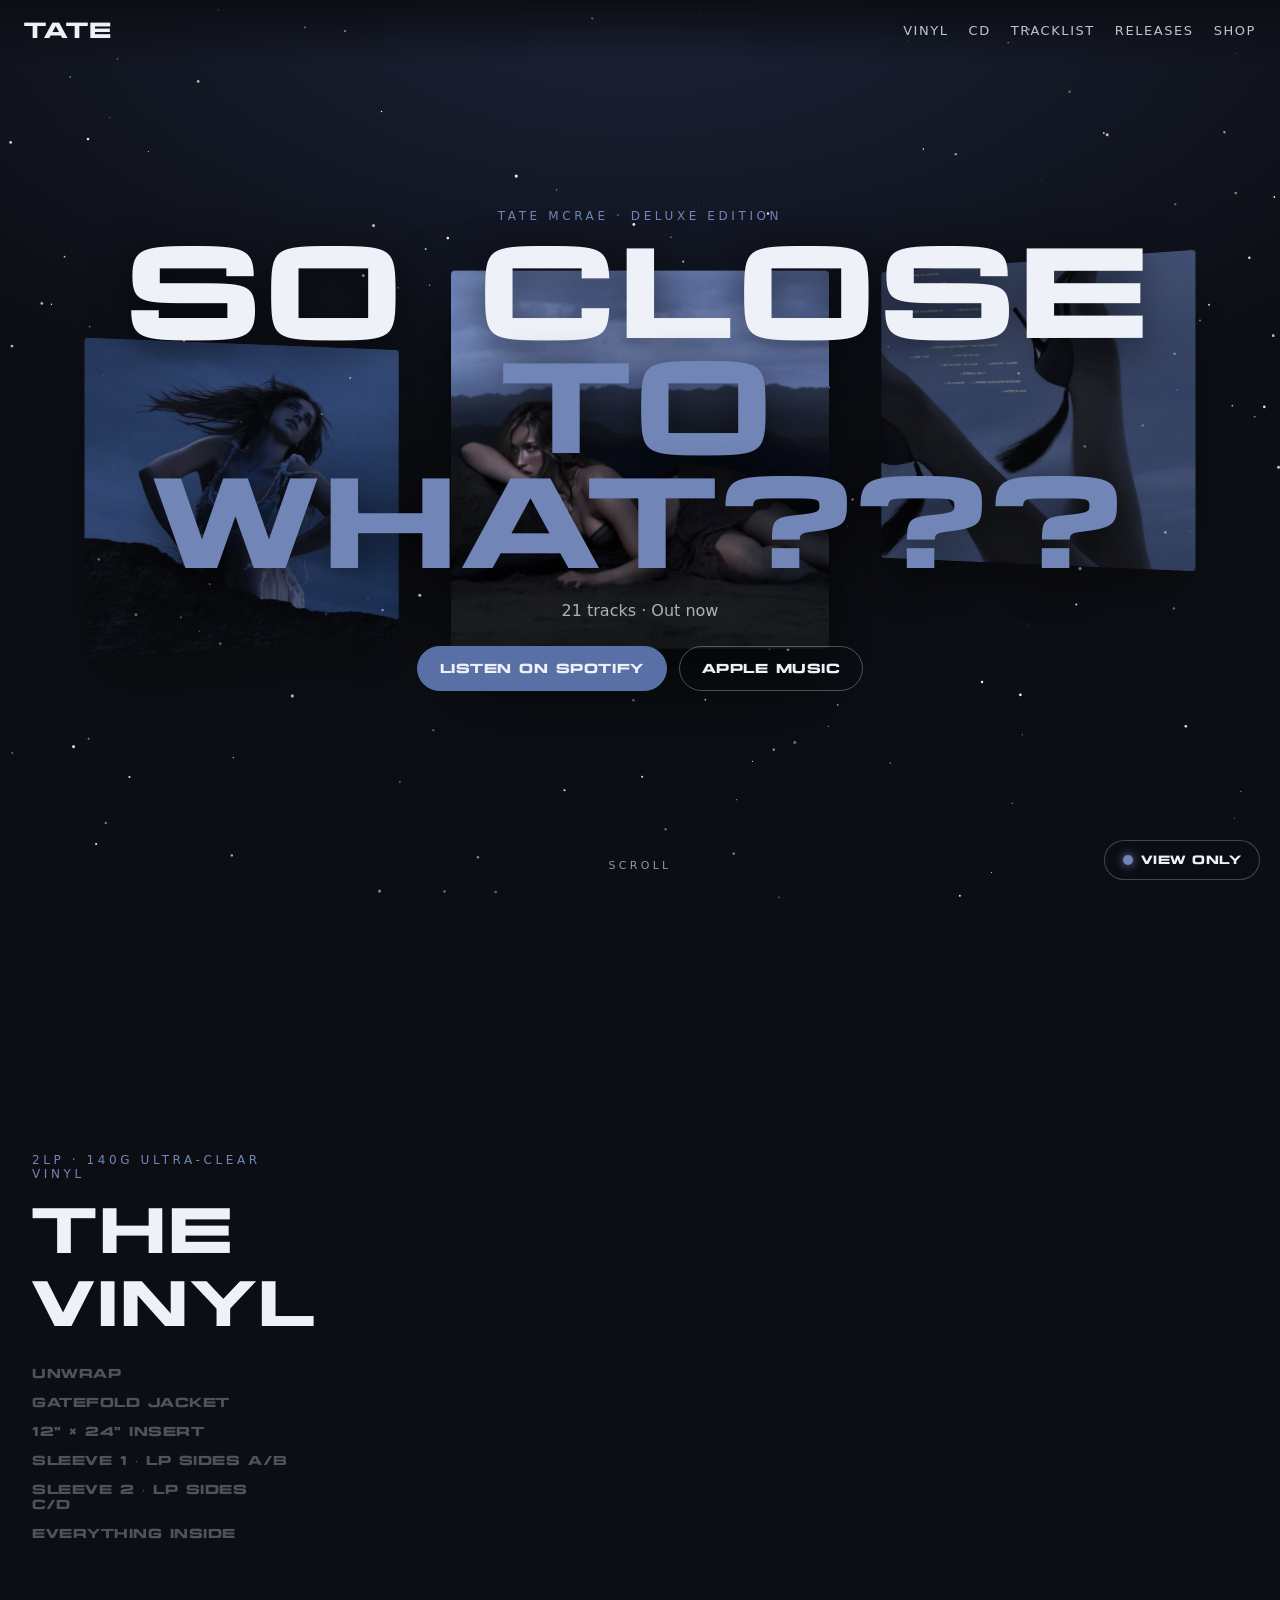
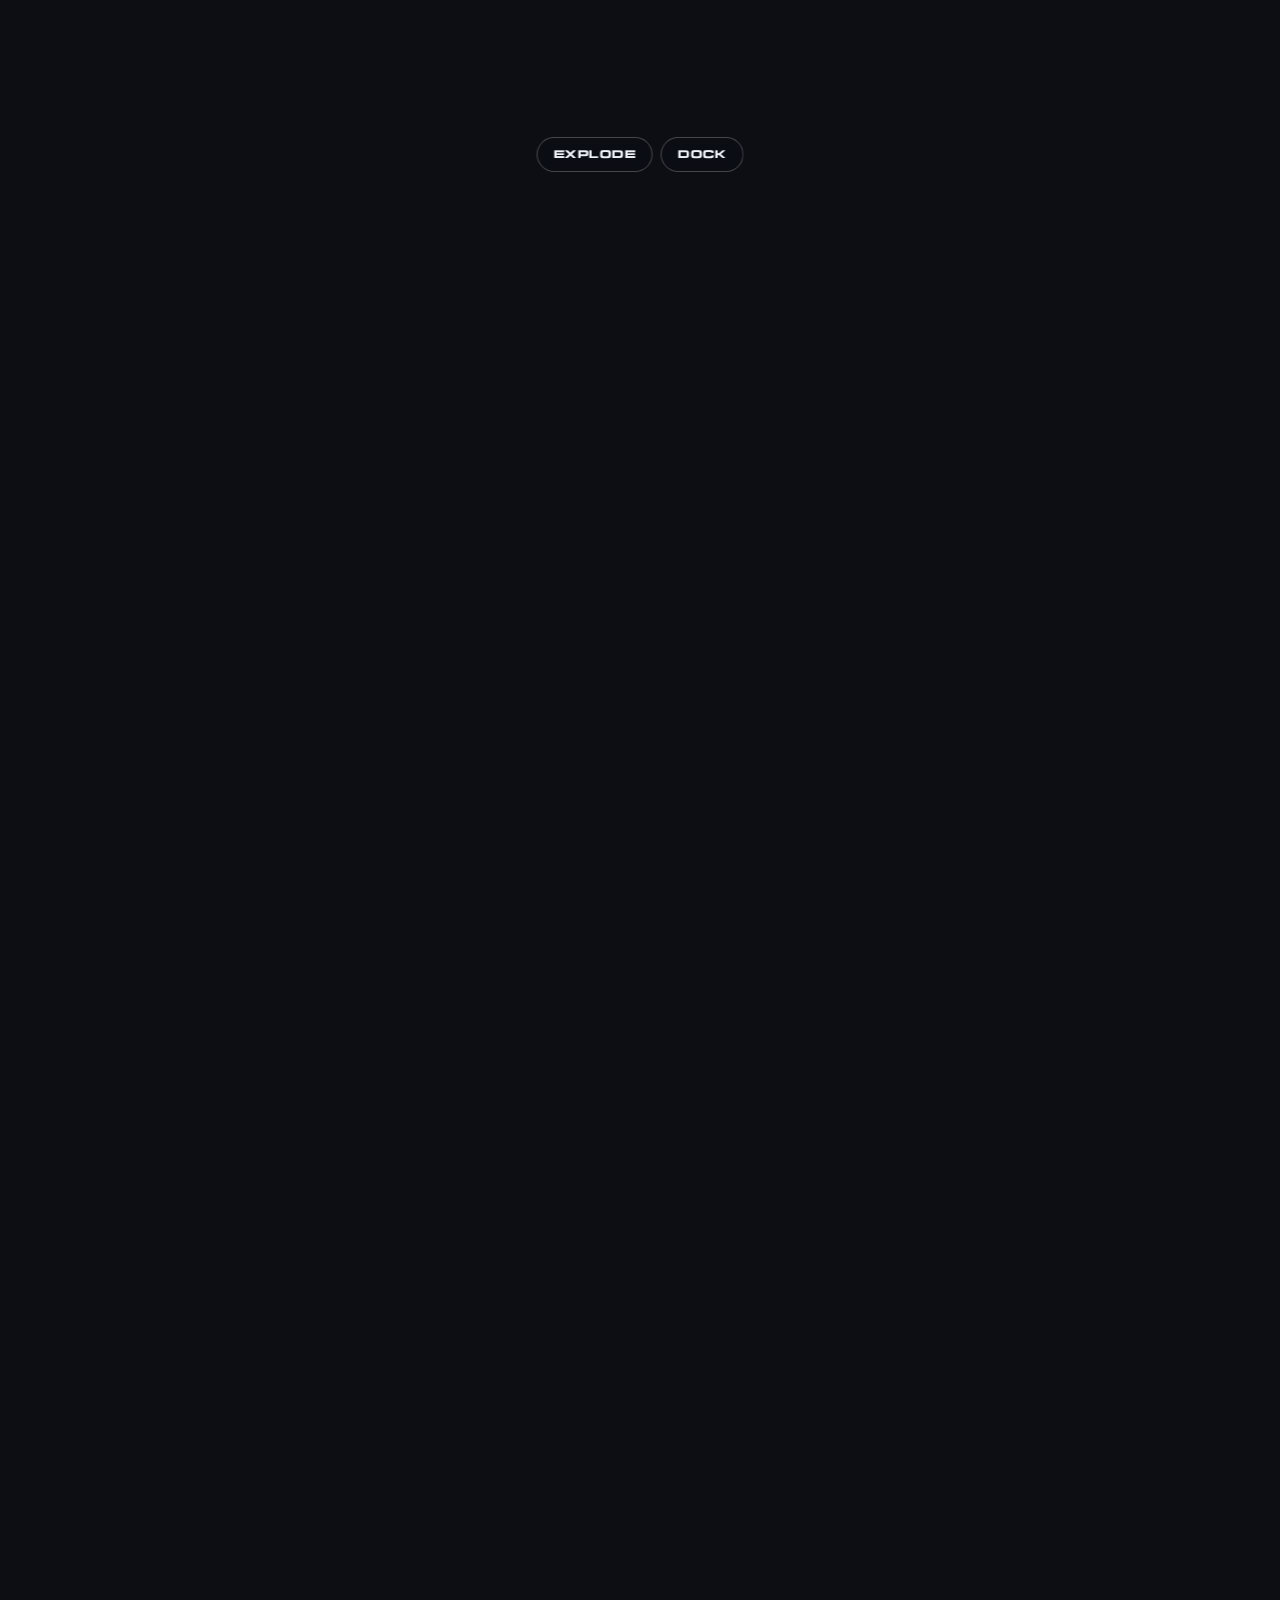
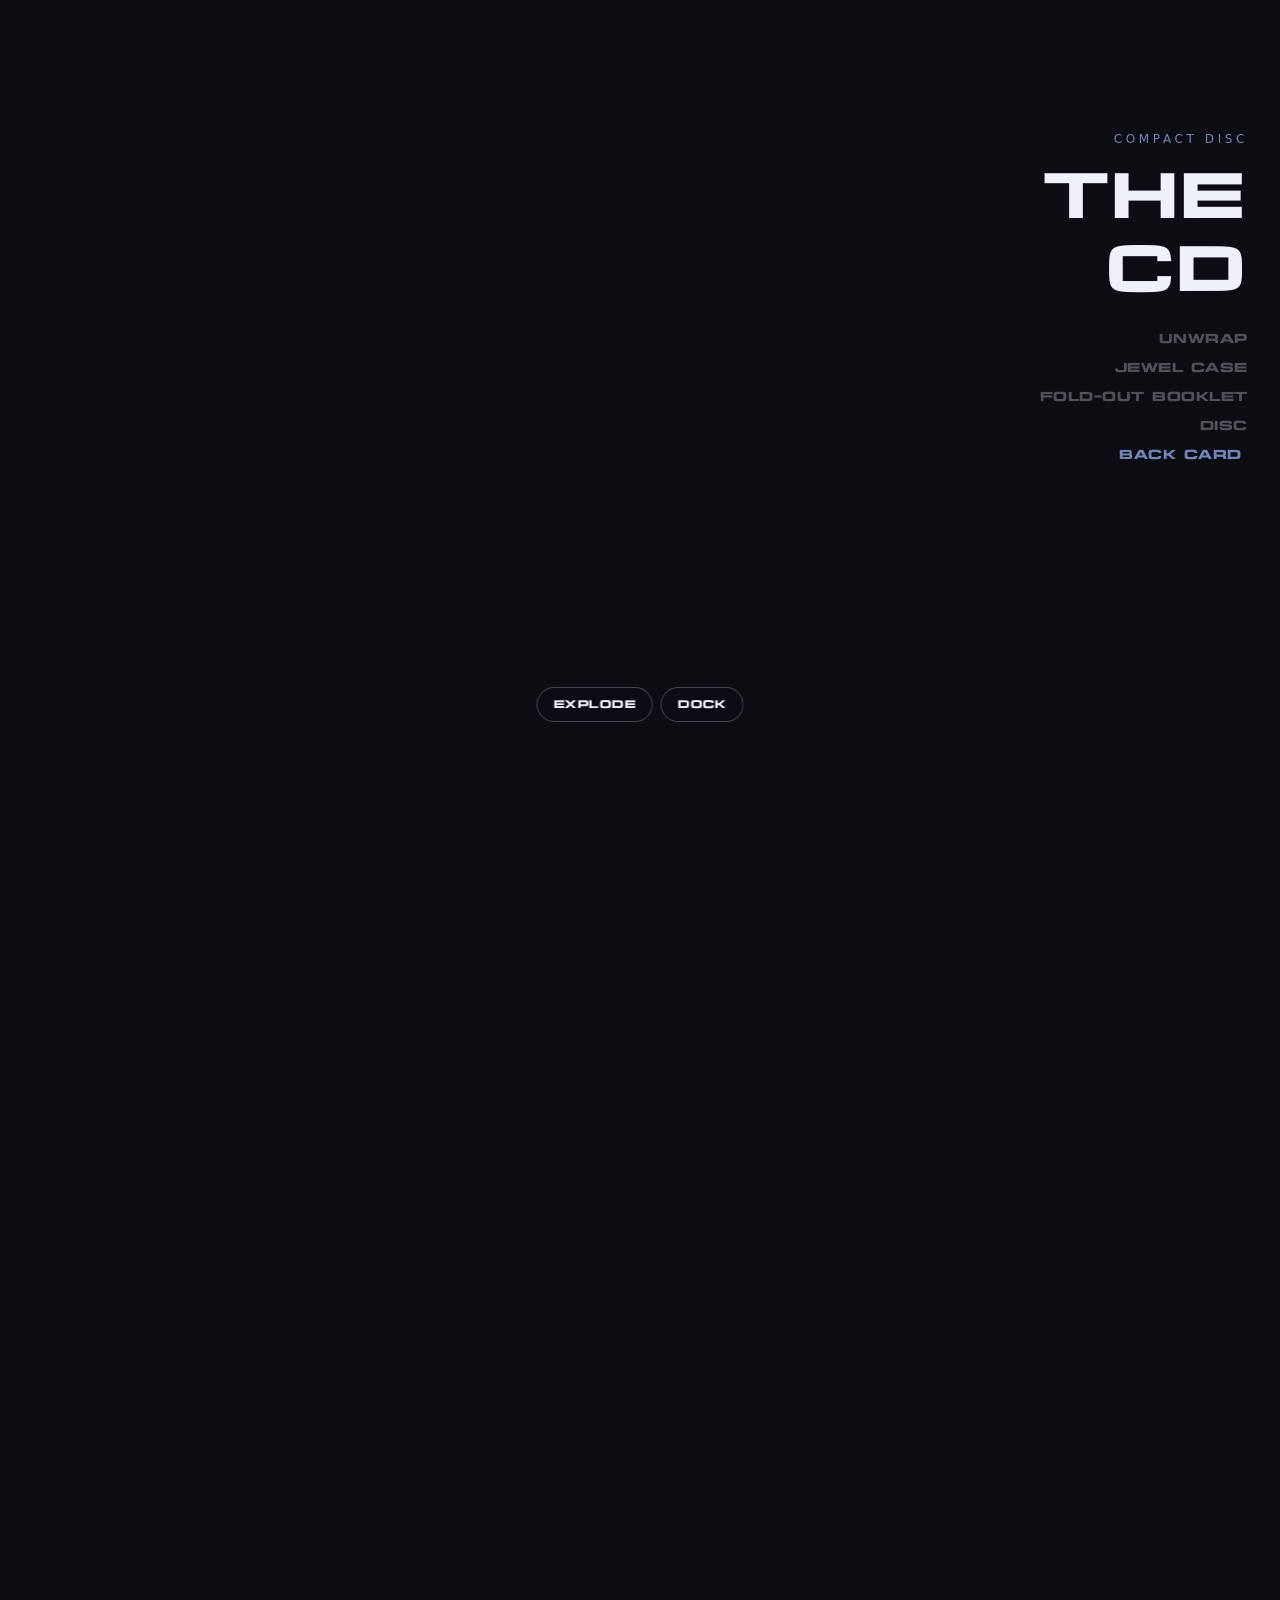
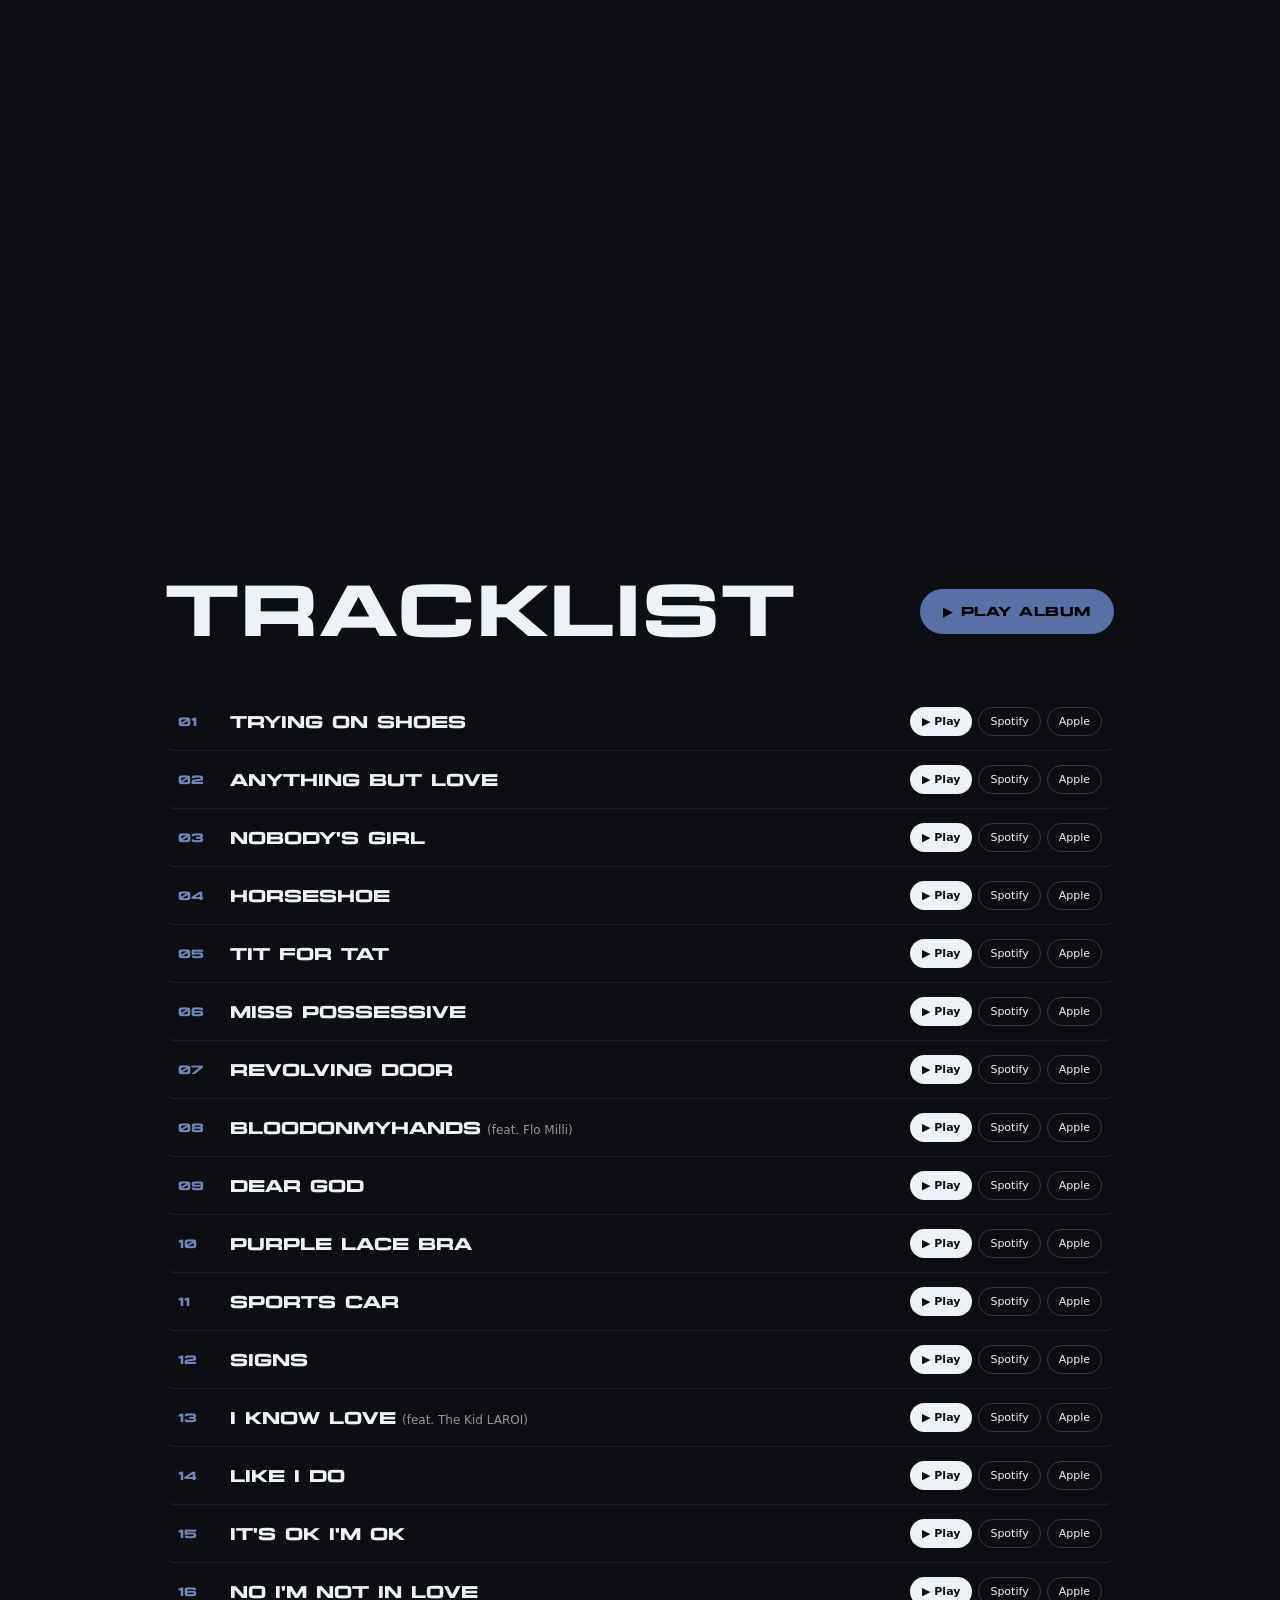
<file: index.html>
<!doctype html>
<html lang="en">
<head>
<meta charset="utf-8">
<meta name="viewport" content="width=device-width, initial-scale=1">
<title>So Close To What??? Deluxe</title>
<link rel="stylesheet" href="style.css">
</head>
<body>
<canvas id="stars"></canvas>

<!-- Top nav -->
<header class="nav ui">
  <span class="brand">TATE</span>
  <nav>
    <a href="#vinyl">Vinyl</a>
    <a href="#cd">CD</a>
    <a href="#tracks">Tracklist</a>
    <a href="#releases">Releases</a>
    <a href="#shop">Shop</a>
  </nav>
</header>

<!-- Always-visible toggle for text-free mode -->
<button id="cleanToggle" class="clean-toggle" aria-pressed="false">
  <span class="eye"></span><span class="lbl">View only</span>
</button>

<!-- HERO -->
<section class="hero" id="top">
  <div class="hero-cards" id="heroCards">
    <img class="card c1" src="img/photo-wind.webp" alt="">
    <img class="card c2" src="img/cover-front.webp" alt="So Close To What??? deluxe cover">
    <img class="card c3" src="img/cover-back.png" alt="">
  </div>
  <div class="hero-text ui">
    <p class="kicker">Tate McRae · Deluxe Edition</p>
    <h1 class="title"><span>SO CLOSE</span><span>TO WHAT???</span></h1>
    <p class="sub">21 tracks · Out now</p>
    <div class="cta">
      <a class="btn primary" href="https://open.spotify.com/album/4AIX5TN8oT656mgxRwDevJ" target="_blank" rel="noopener">Listen on Spotify</a>
      <a class="btn" href="https://music.apple.com/us/album/so-close-to-what-deluxe/1854870821" target="_blank" rel="noopener">Apple Music</a>
    </div>
  </div>
  <div class="scroll-hint ui">Scroll</div>
</section>

<!-- VINYL: sticky 3D exploded view -->
<section class="stage" id="vinyl" style="--len:950vh">
  <div class="sticky">
    <canvas class="gl" id="vinylGL"></canvas>
    <div class="stage-ui ui">
      <p class="kicker">2LP · 140g Ultra-Clear Vinyl</p>
      <h2>THE VINYL</h2>
      <ol class="steps" id="vinylSteps">
        <li>Unwrap</li>
        <li>Gatefold jacket</li>
        <li>12" × 24" insert</li>
        <li>Sleeve 1 · LP Sides A/B</li>
        <li>Sleeve 2 · LP Sides C/D</li>
        <li>Everything inside</li>
      </ol>
    </div>
    <div class="stage-controls">
      <button data-go="vinyl" data-to="1">Explode</button>
      <button data-go="vinyl" data-to="0">Dock</button>
    </div>
    <div class="drag-hint">Drag to rotate · Click a piece to bring it forward</div>
  </div>
</section>

<!-- CD: sticky 3D exploded view -->
<section class="stage" id="cd" style="--len:600vh">
  <div class="sticky">
    <canvas class="gl" id="cdGL"></canvas>
    <div class="stage-ui ui right">
      <p class="kicker">Compact Disc</p>
      <h2>THE CD</h2>
      <ol class="steps" id="cdSteps">
        <li>Unwrap</li>
        <li>Jewel case</li>
        <li>Fold-out booklet</li>
        <li>Disc</li>
        <li>Back card</li>
      </ol>
    </div>
    <div class="stage-controls">
      <button data-go="cd" data-to="1">Explode</button>
      <button data-go="cd" data-to="0">Dock</button>
    </div>
    <div class="drag-hint">Drag to rotate · Click a piece to bring it forward</div>
  </div>
</section>

<!-- TRACKLIST -->
<section class="tracks ui" id="tracks">
  <div class="tracks-head"><h2>TRACKLIST</h2><button class="btn primary" id="playAll">▶ Play album</button></div>
  <ol class="tracklist" id="tracklist"></ol>
</section>

<!-- OTHER RELEASES (pages coming later) -->
<section class="releases ui" id="releases">
  <h2>MORE FROM TATE</h2>
  <div class="rel-grid">
    <a class="rel" href="#releases" data-soon style="--c1:#0d0f10;--c2:#3a4fd8;--c3:#f2f2f0;--glow:rgba(58,79,216,.45)">
      <div class="rel-art"><img src="img/releases/think-later.webp" alt="THINK LATER cover" loading="lazy"></div>
      <div class="rel-soon"><span class="rel-kind">Album · 2023</span><span class="rel-name">THINK LATER</span><span class="rel-cta">Coming soon</span></div>
    </a>
    <a class="rel" href="#releases" data-soon style="--c1:#1e1a16;--c2:#856d58;--c3:#dcc6a8;--glow:rgba(176,141,105,.4)">
      <div class="rel-art"><img src="img/releases/so-close-to-what.webp" alt="So Close To What cover" loading="lazy"></div>
      <div class="rel-soon"><span class="rel-kind">Album · 2025</span><span class="rel-name">SO CLOSE TO WHAT</span><span class="rel-cta">Coming soon</span></div>
    </a>
    <a class="rel" href="housewife.html" style="--c1:#7d1416;--c2:#c8282b;--c3:#e6d3bf;--c4:#5a5530;--glow:rgba(200,40,43,.45)">
      <div class="rel-art"><img src="img/releases/housewife.webp" alt="Housewife cover" loading="lazy"></div>
      <div class="rel-soon"><span class="rel-kind">Single · TM4</span><span class="rel-name">HOUSEWIFE</span><span class="rel-cta">Explore →</span></div>
    </a>
  </div>
</section>

<!-- SHOP -->
<section class="shop ui" id="shop">
  <h2>SHOP</h2>
  <div class="shop-grid">
    <article class="item">
      <div class="thumb"><img src="img/ref-vinyl-product.png" alt="Ultra-clear 2LP"></div>
      <h3>2LP ULTRA-CLEAR VINYL</h3>
      <p>Two 140g ultra-clear LPs, gatefold jacket, printed picture sleeves, 12" × 24" insert.</p>
      <a class="btn primary" href="https://tatemcrae.store/products/so-close-to-what-deluxe-lp" target="_blank" rel="noopener">Shop official store</a>
    </article>
    <article class="item">
      <div class="thumb cd-thumb"><img src="img/cover-front.webp" alt="CD"></div>
      <h3>DELUXE CD</h3>
      <p>Jewel case with booklet and all 21 tracks.</p>
      <a class="btn primary" href="https://tatemcrae.store/products/so-close-to-what-deluxe-cd" target="_blank" rel="noopener">Shop official store</a>
    </article>
    <article class="item">
      <div class="thumb"><img src="img/photo-wind.webp" alt="Poster"></div>
      <h3>OFFICIAL STORE</h3>
      <p>Merch, signed editions and everything else.</p>
      <a class="btn primary" href="https://tatemcrae.store/" target="_blank" rel="noopener">Shop official store</a>
    </article>
  </div>
</section>

<footer class="ui">
  <p>Fan-made site. Not affiliated with Tate McRae or her label. Album artwork © its respective owners.</p>
</footer>

<!-- MUSIC PLAYER: official Spotify embed, driven by the tracklist -->
<div class="player" id="player" hidden>
  <div class="eq" aria-hidden="true"><i></i><i></i><i></i><i></i><i></i></div>
  <div class="np-embed"><div id="spotifyEmbed"></div></div>
  <button class="np-btn" id="npExpand" aria-label="Open now playing">⤢</button>
  <button class="np-btn" id="npClose2" aria-label="Close player">✕</button>
</div>
<div class="np-full" id="npFull" hidden>
  <button class="np-close" id="npClose" aria-label="Close">✕</button>
  <div class="np-full-art"><img src="img/hq/jacket-front.webp" alt=""></div>
  <div class="np-kinetic" id="npKinetic"></div>
  <div class="np-bigbar"><span id="npProg"></span></div>
  <div class="np-times"><span id="npPos">0:00</span><span id="npDur">0:00</span></div>
  <div class="np-links">
    <a class="btn" id="npLyrics" target="_blank" rel="noopener" href="#">Lyrics on Spotify</a>
    <a class="btn" id="npApple" target="_blank" rel="noopener" href="#">Apple Music</a>
  </div>
</div>

<script>
  // Spotify iFrame API calls this global once it has loaded
  window.spotifyReady = new Promise(r => { window.onSpotifyIframeApiReady = r; });
</script>
<script src="https://open.spotify.com/embed/iframe-api/v1" async onerror="window.spotifyBlocked = true"></script>
<script type="module" src="main.js"></script>
</body>
</html>
</file>
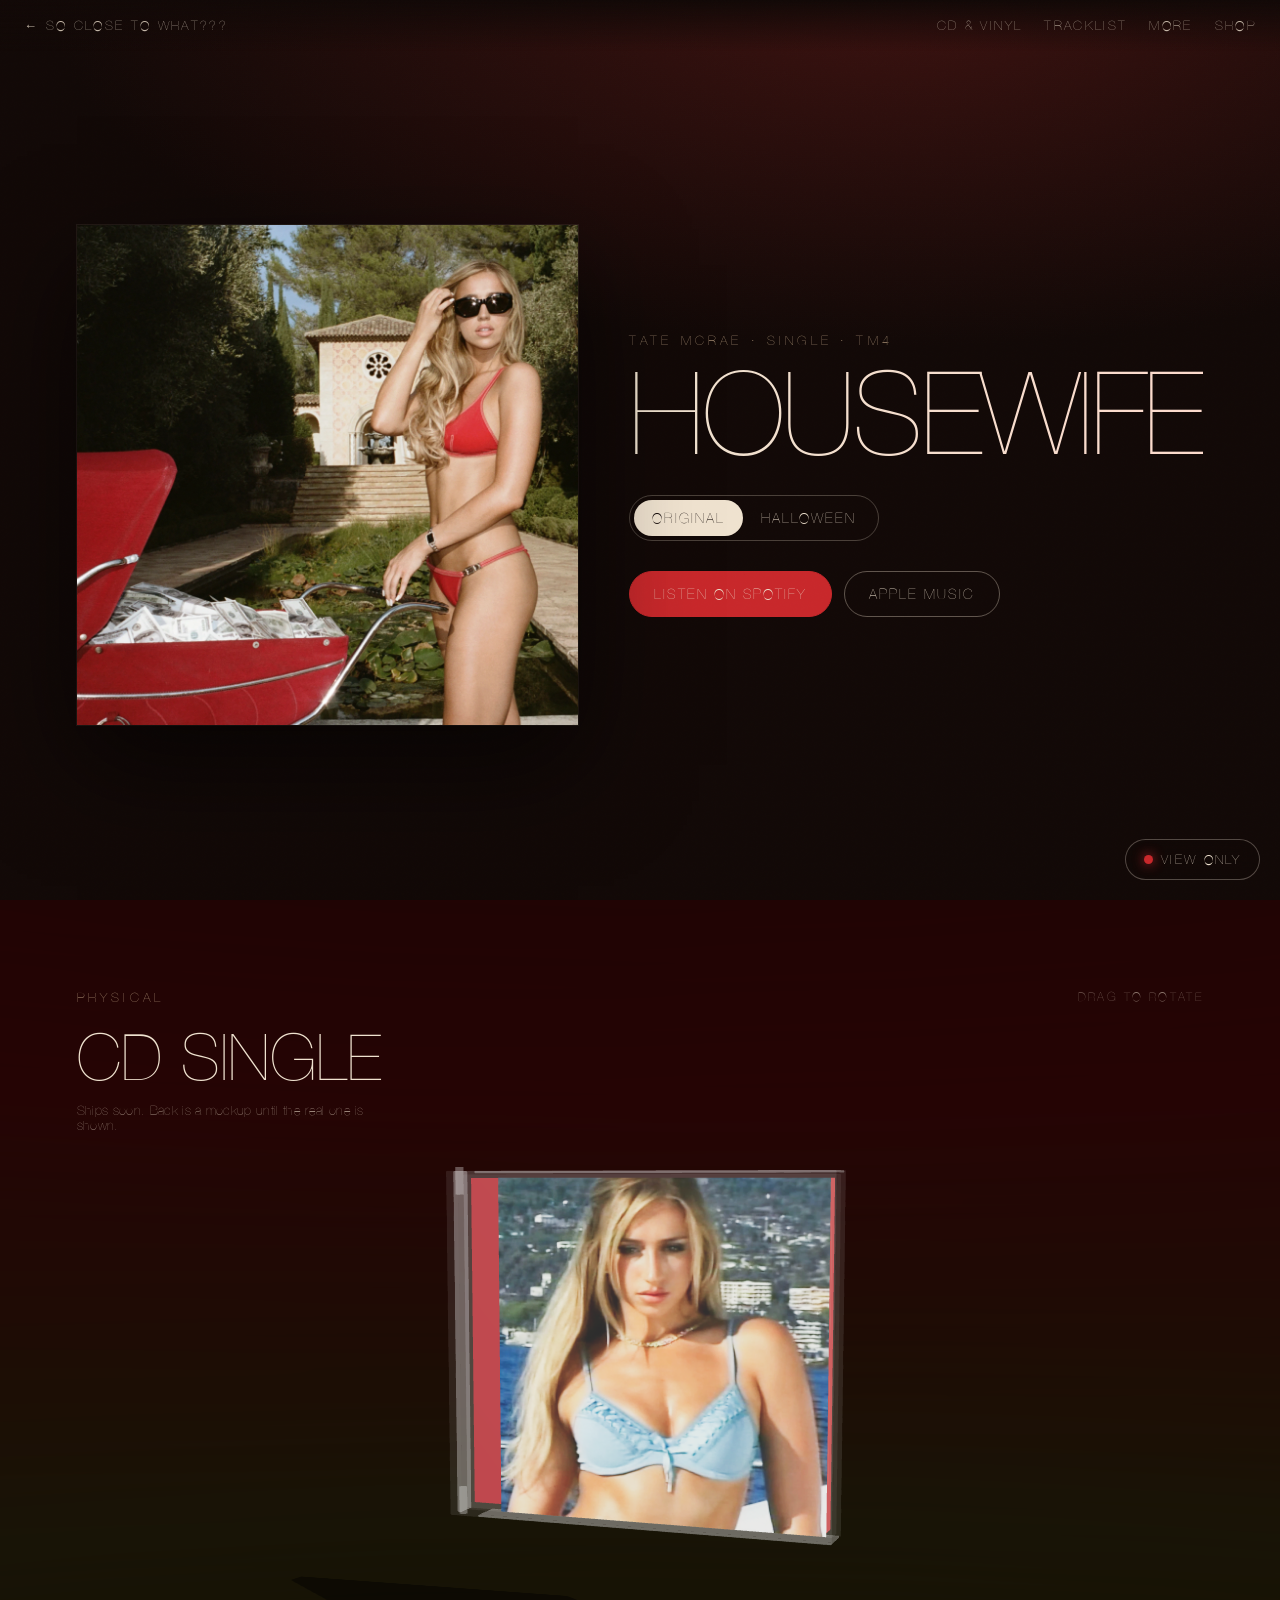
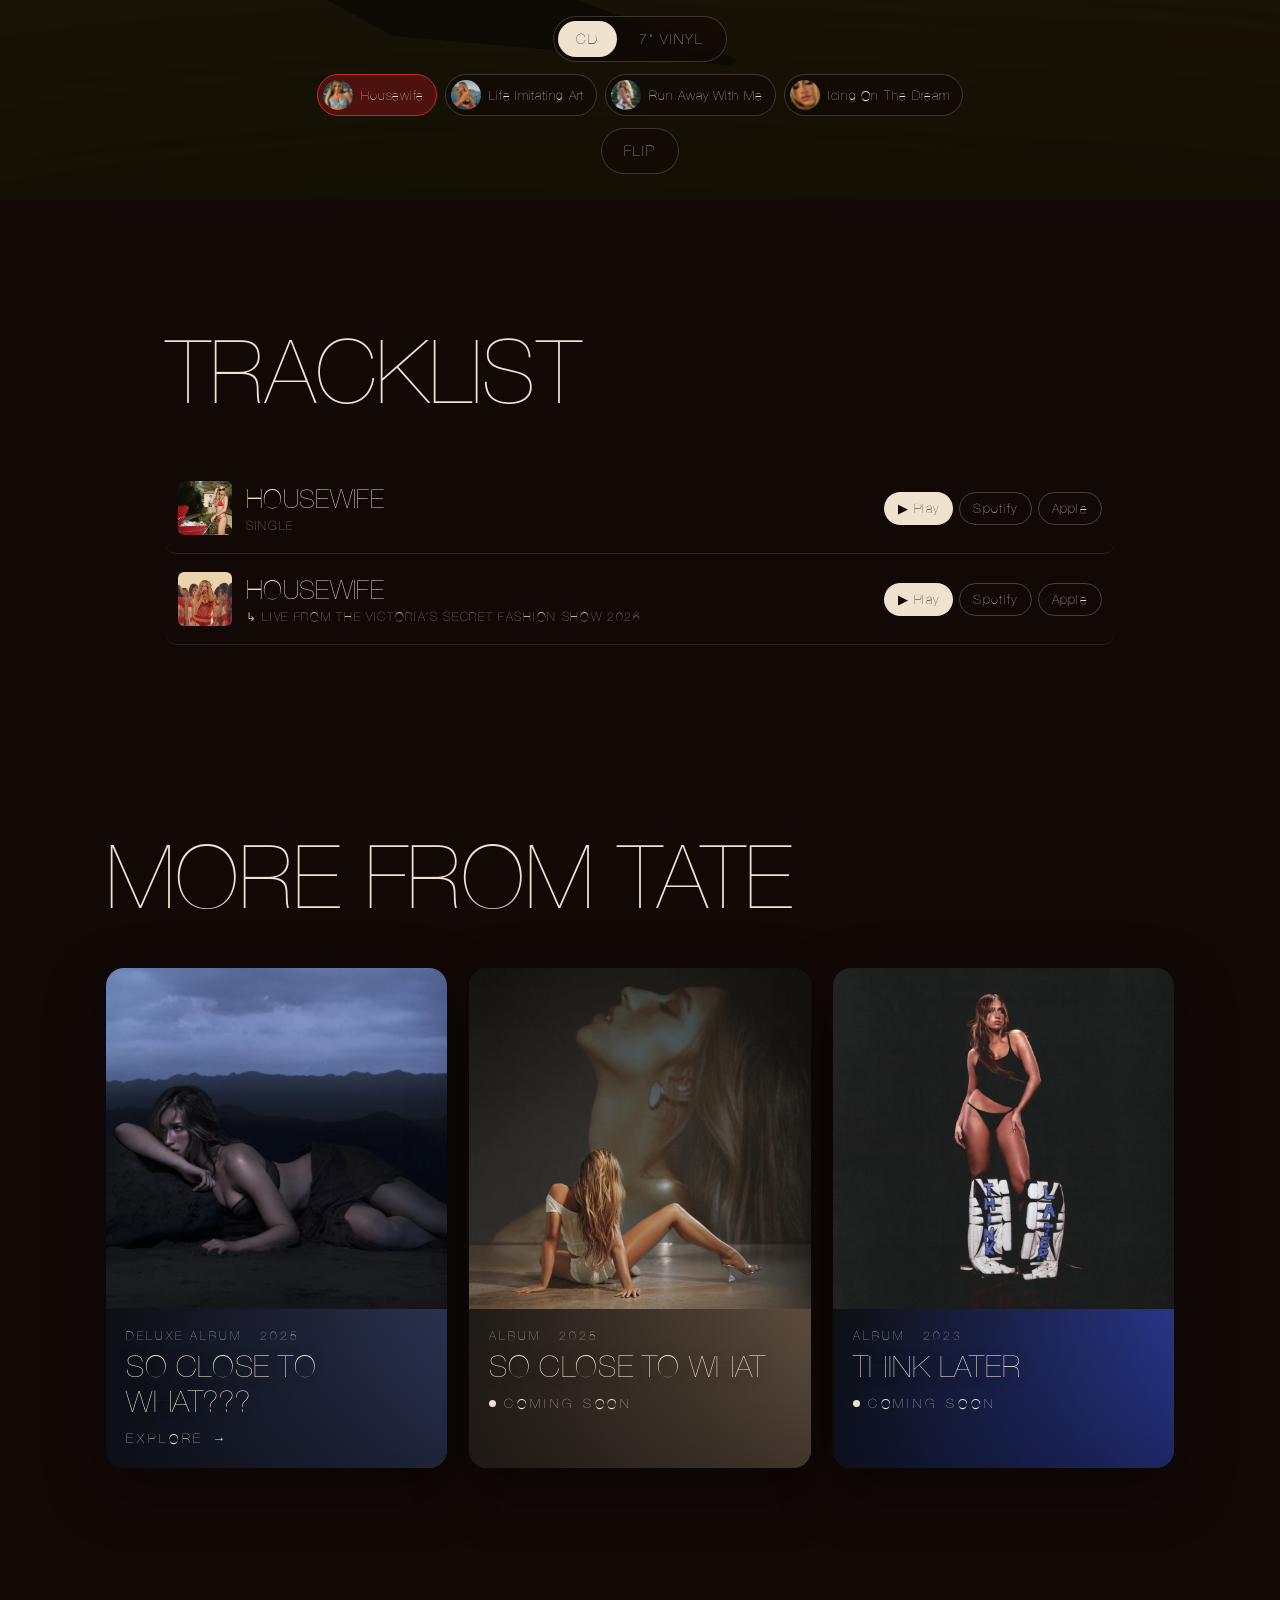
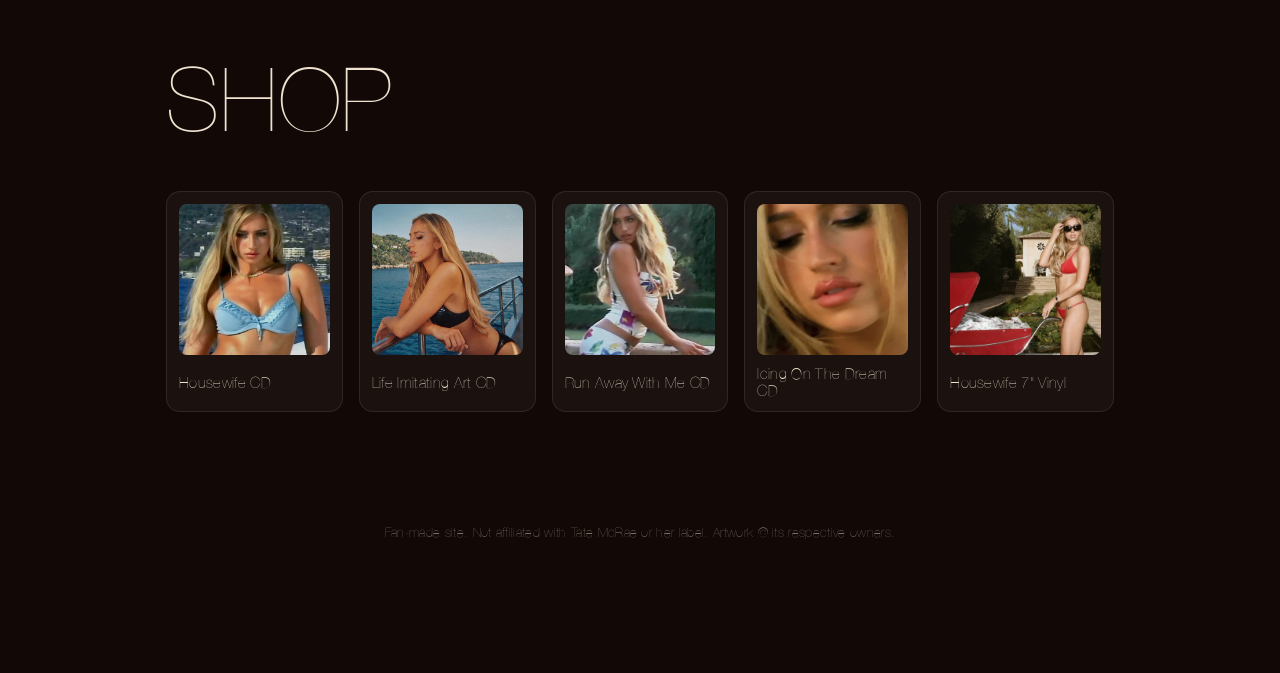
<file: housewife.html>
<!doctype html>
<html lang="en">
<head>
<meta charset="utf-8">
<meta name="viewport" content="width=device-width, initial-scale=1">
<title>Housewife · Tate McRae</title>
<link rel="stylesheet" href="housewife.css">
</head>
<body>
<div class="grain" aria-hidden="true"></div>

<header class="nav ui">
  <a class="back" href="index.html#releases">← So Close To What???</a>
  <nav>
    <a href="#models">CD &amp; Vinyl</a>
    <a href="#tracks">Tracklist</a>
    <a href="#releases">More</a>
    <a href="#shop">Shop</a>
  </nav>
</header>

<button id="cleanToggle" class="clean-toggle" aria-pressed="false"><span class="eye"></span><span class="lbl">View only</span></button>

<!-- HERO: the two official covers -->
<section class="hero" id="top">
  <div class="hero-art">
    <img id="coverA" class="cover on" src="img/housewife/cover.webp" alt="Housewife single cover">
    <img id="coverB" class="cover" src="img/housewife/cover-halloween.webp" alt="Housewife Halloween cover">
  </div>
  <div class="hero-text ui">
    <p class="kicker">Tate McRae · Single · TM4</p>
    <h1 class="title">HOUSEWIFE</h1>
    <div class="cover-switch" role="tablist" aria-label="Cover">
      <button class="on" data-cover="A" role="tab" aria-selected="true">Original</button>
      <button data-cover="B" role="tab" aria-selected="false">Halloween</button>
    </div>
    <div class="cta">
      <a class="btn primary" target="_blank" rel="noopener" href="https://open.spotify.com/track/2sFepQNyl1WjpROruP8bJ0">Listen on Spotify</a>
      <a class="btn" target="_blank" rel="noopener" href="https://music.apple.com/us/album/housewife/6822497770?i=6822497774">Apple Music</a>
    </div>
  </div>
</section>

<!-- 3D: CD versions + 7" vinyl -->
<section class="models" id="models">
  <canvas id="hwGL"></canvas>
  <div class="model-ui ui">
    <p class="kicker">Physical</p>
    <h2 id="modelTitle">CD SINGLE</h2>
    <p class="note" id="modelNote">Ships soon. Back is a mockup until the real one is shown.</p>
  </div>
  <div class="model-bar">
    <div class="tabs" role="tablist">
      <button class="on" data-model="cd">CD</button>
      <button data-model="vinyl">7" Vinyl</button>
    </div>
    <div class="variants" id="variants">
      <button class="on" data-v="cd-housewife"><img src="img/housewife/cd-housewife-m.webp" alt=""><span>Housewife</span></button>
      <button data-v="cd-life-imitating-art"><img src="img/housewife/cd-life-imitating-art-m.webp" alt=""><span>Life Imitating Art</span></button>
      <button data-v="cd-run-away-with-me"><img src="img/housewife/cd-run-away-with-me-m.webp" alt=""><span>Run Away With Me</span></button>
      <button data-v="cd-icing-on-the-dream"><img src="img/housewife/cd-icing-on-the-dream-m.webp" alt=""><span>Icing On The Dream</span></button>
    </div>
    <div class="actions">
      <button id="flipBtn">Flip</button>
      <button id="pullBtn" hidden>Pull out record</button>
    </div>
  </div>
  <div class="drag-hint">Drag to rotate</div>
</section>

<!-- TRACKLIST -->
<section class="tracks ui" id="tracks">
  <h2>TRACKLIST</h2>
  <ol class="tracklist" id="tracklist"></ol>
  <div class="player-slot" id="playerSlot" hidden><div id="spotifyEmbed"></div></div>
</section>

<!-- MORE FROM TATE -->
<section class="releases ui" id="releases">
  <h2>MORE FROM TATE</h2>
  <div class="rel-grid">
    <a class="rel" href="index.html" style="--c1:#0c0e14;--c2:#3d4a78;--c3:#7185b6;--glow:rgba(89,112,166,.45)">
      <div class="rel-art"><img src="img/cover-front.webp" alt="SO CLOSE TO WHAT??? (Deluxe) cover" loading="lazy"></div>
      <div class="rel-soon"><span class="rel-kind">Deluxe Album · 2025</span><span class="rel-name">SO CLOSE TO WHAT???</span><span class="rel-cta">Explore →</span></div>
    </a>
    <a class="rel soon" href="#releases" style="--c1:#1e1a16;--c2:#856d58;--c3:#dcc6a8;--glow:rgba(176,141,105,.4)">
      <div class="rel-art"><img src="img/releases/so-close-to-what.webp" alt="So Close To What cover" loading="lazy"></div>
      <div class="rel-soon"><span class="rel-kind">Album · 2025</span><span class="rel-name">SO CLOSE TO WHAT</span><span class="rel-cta">Coming soon</span></div>
    </a>
    <a class="rel soon" href="#releases" style="--c1:#0d0f10;--c2:#3a4fd8;--c3:#f2f2f0;--glow:rgba(58,79,216,.45)">
      <div class="rel-art"><img src="img/releases/think-later.webp" alt="THINK LATER cover" loading="lazy"></div>
      <div class="rel-soon"><span class="rel-kind">Album · 2023</span><span class="rel-name">THINK LATER</span><span class="rel-cta">Coming soon</span></div>
    </a>
  </div>
</section>

<!-- SHOP -->
<section class="shop ui" id="shop">
  <h2>SHOP</h2>
  <div class="shop-grid">
    <a class="item" target="_blank" rel="noopener" href="https://tatemcrae.store/products/housewife-cd-single"><img src="img/housewife/cd-housewife-m.webp" alt=""><span>Housewife CD</span></a>
    <a class="item" target="_blank" rel="noopener" href="https://tatemcrae.store/products/life-imitating-art-cd-single"><img src="img/housewife/cd-life-imitating-art-m.webp" alt=""><span>Life Imitating Art CD</span></a>
    <a class="item" target="_blank" rel="noopener" href="https://tatemcrae.store/products/run-away-with-me-cd-single"><img src="img/housewife/cd-run-away-with-me-m.webp" alt=""><span>Run Away With Me CD</span></a>
    <a class="item" target="_blank" rel="noopener" href="https://tatemcrae.store/products/icing-on-the-dream-cd-single"><img src="img/housewife/cd-icing-on-the-dream-m.webp" alt=""><span>Icing On The Dream CD</span></a>
    <a class="item" target="_blank" rel="noopener" href="https://tatemcrae.store/products/housewife-7-single"><img src="img/housewife/cover-m.webp" alt=""><span>Housewife 7" Vinyl</span></a>
  </div>
</section>

<footer class="ui"><p>Fan-made site. Not affiliated with Tate McRae or her label. Artwork © its respective owners.</p></footer>

<script>window.spotifyReady = new Promise(r => { window.onSpotifyIframeApiReady = r; });</script>
<script src="https://open.spotify.com/embed/iframe-api/v1" async onerror="window.spotifyBlocked = true"></script>
<script type="module" src="housewife.js"></script>
</body>
</html>
</file>
<file: style.css>
@font-face {
  font-family: "Unison";
  src: url("fonts/UnisonPro-Bold.woff2") format("woff2");
  font-weight: 700;
  font-display: swap;
}

/* Palette pulled from the album artwork */
:root {
  --night: #0c0e14;
  --shadow: #1a1b21;
  --slate: #3d4054;
  --dusk: #5970a6;
  --haze: #7185b6;
  --electric: #486ab0;
  --star: #eef1f8;
  --display: "Unison", "Arial Black", sans-serif;
  --body: system-ui, -apple-system, "Segoe UI", sans-serif;
}

* { box-sizing: border-box; }
html { scroll-behavior: auto; overscroll-behavior: none; }
body {
  margin: 0;
  background: radial-gradient(120% 80% at 50% 0%, #1b2236 0%, var(--night) 60%) fixed, var(--night);
  color: var(--star);
  font-family: var(--body);
  overflow-x: hidden;
}
#stars { position: fixed; inset: 0; width: 100%; height: 100%; z-index: -1; }
h1, h2, h3, .brand, .btn, .steps, .clean-toggle, .np-title, .stage-controls button { font-family: var(--display); letter-spacing: .04em; }
a { color: inherit; }

/* Text-free mode: hide all text UI, keep the 3D */
.ui { transition: opacity .5s ease, transform .5s ease; }
body.clean .ui { opacity: 0; pointer-events: none; transform: translateY(8px); }
body.clean .drag-hint { opacity: .7; }

.nav {
  position: fixed; top: 0; left: 0; right: 0; z-index: 20;
  display: flex; justify-content: space-between; align-items: center;
  padding: 18px 24px;
  background: linear-gradient(var(--night), transparent);
}
.brand { font-size: 22px; }
.nav nav { display: flex; gap: 20px; }
.nav nav a { text-decoration: none; font-size: 13px; opacity: .8; text-transform: uppercase; letter-spacing: .12em; }
.nav nav a:hover { opacity: 1; color: var(--haze); }

.clean-toggle {
  position: fixed; right: 20px; bottom: 20px; z-index: 40;
  display: flex; align-items: center; gap: 8px;
  padding: 12px 18px; border-radius: 999px;
  border: 1px solid rgba(238,241,248,.25);
  background: rgba(12,14,20,.6); backdrop-filter: blur(10px);
  color: var(--star); cursor: pointer; font-size: 12px;
}
.clean-toggle .eye { width: 10px; height: 10px; border-radius: 50%; background: var(--haze); box-shadow: 0 0 10px var(--haze); }
body.clean .clean-toggle .eye { background: var(--star); }
body.has-player .clean-toggle { bottom: 96px; }

/* HERO */
.hero { position: relative; min-height: 100vh; display: grid; place-items: center; overflow: hidden; perspective: 1200px; }
.hero-cards { position: absolute; inset: 0; display: grid; place-items: center; transform-style: preserve-3d; }
.card { position: absolute; width: min(42vh, 60vw); aspect-ratio: 1; object-fit: cover; border-radius: 4px; box-shadow: 0 40px 80px rgba(0,0,0,.6); will-change: transform; }
.c1 { opacity: .55; }
.c3 { opacity: .55; }
.hero-text { position: relative; text-align: center; padding: 0 16px; z-index: 2; }
.kicker { text-transform: uppercase; letter-spacing: .3em; font-size: 12px; color: var(--haze); margin: 0 0 14px; }
.title { margin: 0; font-size: clamp(40px, 10vw, 140px); line-height: .9; text-shadow: 0 10px 40px rgba(0,0,0,.6); }
.title span { display: block; animation: rise 1.2s cubic-bezier(.2,.8,.2,1) both; }
.title span:nth-child(2) { animation-delay: .15s; color: var(--haze); }
@keyframes rise { from { opacity: 0; transform: translateY(40px) rotateX(40deg); filter: blur(8px); } }
.sub { opacity: .7; margin: 18px 0 26px; }
.cta { display: flex; gap: 12px; justify-content: center; flex-wrap: wrap; }
.btn {
  display: inline-block; padding: 14px 22px; border-radius: 999px; text-decoration: none; font-size: 13px;
  border: 1px solid rgba(238,241,248,.3); transition: transform .2s, background .2s;
}
.btn:hover { transform: translateY(-2px); background: rgba(113,133,182,.2); }
.btn.primary { background: var(--dusk); border-color: var(--dusk); }
.btn.primary:hover { background: var(--haze); }
.scroll-hint { position: absolute; bottom: 28px; left: 50%; translate: -50%; font-size: 11px; letter-spacing: .3em; text-transform: uppercase; opacity: .6; animation: bob 2s ease-in-out infinite; }
@keyframes bob { 50% { transform: translateY(6px); } }

/* 3D stages */
.stage { position: relative; height: var(--len); }
.sticky { position: sticky; top: 0; height: 100vh; overflow: hidden; }
.gl { position: absolute; inset: 0; width: 100%; height: 100%; display: block; cursor: grab; }
.gl:active { cursor: grabbing; }
.stage-ui { position: absolute; left: 32px; top: 50%; translate: 0 -50%; max-width: 260px; pointer-events: none; }
.stage-ui.right { left: auto; right: 32px; text-align: right; }
.stage-ui h2 { font-size: clamp(32px, 5vw, 64px); margin: 0 0 18px; }
.steps { list-style: none; padding: 0; margin: 0; font-size: 13px; }
.steps li { padding: 7px 0; opacity: .3; transition: opacity .3s, transform .3s, color .3s; }
.steps li.on { opacity: 1; color: var(--haze); transform: translateX(6px); }
.stage-ui.right .steps li.on { transform: translateX(-6px); }
.stage-controls { position: absolute; left: 50%; bottom: 28px; translate: -50%; display: flex; gap: 8px; z-index: 5; }
.stage-controls button {
  padding: 10px 16px; border-radius: 999px; cursor: pointer; font-size: 11px;
  background: rgba(12,14,20,.6); color: var(--star); border: 1px solid rgba(238,241,248,.25); backdrop-filter: blur(8px);
}
.stage-controls button:hover { background: var(--dusk); }
.drag-hint { position: absolute; top: 80px; left: 50%; translate: -50%; font-size: 11px; letter-spacing: .15em; text-transform: uppercase; opacity: 0; transition: opacity .5s; pointer-events: none; }

/* TRACKLIST */
.tracks, .shop { max-width: 980px; margin: 0 auto; padding: 120px 16px; }
.tracks h2, .shop h2 { font-size: clamp(32px, 6vw, 72px); margin: 0 0 40px; }
.tracklist { list-style: none; padding: 0; margin: 0; }
.track {
  display: grid; grid-template-columns: 40px 1fr auto; align-items: center; gap: 12px;
  padding: 14px 12px; border-bottom: 1px solid rgba(238,241,248,.08); border-radius: 8px;
  opacity: 0; transform: translateX(-30px); transition: opacity .6s, transform .6s cubic-bezier(.2,.8,.2,1), background .2s;
}
.track.in { opacity: 1; transform: none; }
.track:hover { background: rgba(89,112,166,.15); }
.track.playing { background: rgba(89,112,166,.3); }
.track .n { font-family: var(--display); font-size: 12px; color: var(--haze); }
.track .t { font-family: var(--display); font-size: clamp(13px, 2.2vw, 17px); }
.track .t small { font-family: var(--body); opacity: .6; font-size: 12px; margin-left: 6px; }
.track .acts { display: flex; gap: 6px; }
.chip {
  font-size: 11px; padding: 7px 11px; border-radius: 999px; text-decoration: none; cursor: pointer;
  border: 1px solid rgba(238,241,248,.2); background: none; color: var(--star); font-family: var(--body);
}
.chip:hover { background: var(--dusk); border-color: var(--dusk); }
.chip.play { background: var(--star); color: var(--night); font-weight: 700; }

/* SHOP */
.shop-grid { display: grid; grid-template-columns: repeat(auto-fit, minmax(240px, 1fr)); gap: 20px; }
.item { background: rgba(26,27,33,.7); border: 1px solid rgba(238,241,248,.08); border-radius: 16px; padding: 16px; transition: transform .3s; }
.item:hover { transform: translateY(-6px) rotateX(4deg); }
.thumb { aspect-ratio: 1; border-radius: 10px; overflow: hidden; background: #fff; display: grid; place-items: center; }
.thumb img { width: 100%; height: 100%; object-fit: cover; }
.cd-thumb { background: var(--shadow); }
.cd-thumb img { width: 80%; height: auto; aspect-ratio: 1; border-radius: 50%; box-shadow: 0 0 0 10px rgba(238,241,248,.1); animation: spin 8s linear infinite; }
@keyframes spin { to { rotate: 360deg; } }
.item h3 { font-size: 15px; margin: 16px 0 6px; }
.item p { font-size: 13px; opacity: .7; margin: 0 0 16px; }

footer { text-align: center; font-size: 12px; opacity: .5; padding: 40px 16px 140px; }

/* PLAYER */
.player {
  position: fixed; left: 16px; right: 16px; bottom: 16px; z-index: 30; max-width: 720px; margin: 0 auto;
  display: flex; align-items: center; gap: 14px; padding: 10px 14px; border-radius: 18px;
  background: rgba(26,27,33,.85); backdrop-filter: blur(14px); border: 1px solid rgba(238,241,248,.1);
  animation: rise .6s cubic-bezier(.2,.8,.2,1);
}
.player[hidden], .np-full[hidden] { display: none; }
.np-art img { width: 48px; height: 48px; border-radius: 8px; display: block; }
.np-info { flex: 1; min-width: 0; }
.np-title { font-size: 14px; white-space: nowrap; overflow: hidden; text-overflow: ellipsis; }
.np-artist { font-size: 12px; opacity: .6; margin: 2px 0 6px; }
.np-bar { height: 3px; background: rgba(238,241,248,.15); border-radius: 3px; overflow: hidden; }
.np-bar span { display: block; height: 100%; width: 0; background: var(--haze); }
.eq { display: flex; gap: 3px; align-items: flex-end; height: 22px; }
.eq i { width: 3px; background: var(--haze); border-radius: 2px; animation: eq 1s ease-in-out infinite; }
.eq i:nth-child(2) { animation-delay: -.3s; } .eq i:nth-child(3) { animation-delay: -.6s; }
.eq i:nth-child(4) { animation-delay: -.15s; } .eq i:nth-child(5) { animation-delay: -.45s; }
@keyframes eq { 0%,100% { height: 4px; } 50% { height: 22px; } }
.paused .eq i { animation-play-state: paused; }
.np-btn { background: none; border: 0; color: var(--star); font-size: 16px; cursor: pointer; padding: 8px; }

.np-full {
  position: fixed; inset: 0 0 100px; z-index: 25; display: grid; place-items: center; align-content: center; gap: 30px;
  background: radial-gradient(circle at 50% 30%, rgba(72,106,176,.5), rgba(12,14,20,.97) 60%); backdrop-filter: blur(20px);
  padding: 16px; text-align: center;
}
.np-full-art img { width: min(320px, 70vw); border-radius: 10px; box-shadow: 0 30px 80px rgba(0,0,0,.6); animation: breathe 4s ease-in-out infinite; }
@keyframes breathe { 50% { transform: scale(1.04) rotate(-1deg); } }
.np-kinetic { font-family: var(--display); font-size: clamp(28px, 6vw, 64px); }
.np-kinetic span { display: inline-block; animation: letter 2.4s ease-in-out infinite; }
@keyframes letter { 0%,100% { transform: translateY(0); opacity: 1; } 50% { transform: translateY(-10px); opacity: .5; color: var(--haze); } }
.np-note { font-size: 12px; opacity: .5; max-width: 420px; }
.np-close { position: absolute; top: 20px; right: 20px; background: none; border: 0; color: var(--star); font-size: 22px; cursor: pointer; }

@media (max-width: 720px) {
  .nav nav { display: none; }
  .stage-ui, .stage-ui.right { left: 16px; right: 16px; top: 80px; translate: none; text-align: left; max-width: none; }
  .stage-ui h2 { font-size: 30px; margin-bottom: 8px; }
  .steps { display: flex; flex-wrap: wrap; gap: 0 12px; font-size: 10px; }
  .stage-ui.right .steps li.on, .steps li.on { transform: none; }
  .track { grid-template-columns: 28px 1fr; }
  .track .acts { grid-column: 2; }
}
@media (prefers-reduced-motion: reduce) {
  * { animation: none !important; transition: none !important; }
}

/* Spotify player */
.np-embed { flex: 1; min-width: 0; height: 80px; border-radius: 12px; overflow: hidden; }
.np-embed iframe { display: block; border: 0; }
.player .eq { margin-left: 4px; }
.tracks-head { display: flex; justify-content: space-between; align-items: center; gap: 16px; flex-wrap: wrap; margin-bottom: 40px; }
.tracks-head h2 { margin: 0 !important; }
.np-bigbar { width: min(420px, 80vw); height: 4px; background: rgba(238,241,248,.15); border-radius: 4px; overflow: hidden; }
.np-bigbar span { display: block; height: 100%; width: 0; background: var(--haze); transition: width .25s linear; }
.np-times { width: min(420px, 80vw); display: flex; justify-content: space-between; font-size: 12px; opacity: .6; margin-top: -18px; }
.np-links { display: flex; gap: 10px; flex-wrap: wrap; justify-content: center; }
.np-full { z-index: 25; }
.np-full ~ .player, .player { z-index: 30; }

/* Other releases: cover + animated colour panel pulled from each cover */
.releases { max-width: 1100px; margin: 0 auto; padding: 120px 16px; }
.releases h2 { font-size: clamp(32px, 6vw, 72px); margin: 0 0 40px; }
.rel-grid { display: grid; grid-template-columns: repeat(auto-fit, minmax(260px, 1fr)); gap: 24px; }
.rel { display: flex; flex-direction: column; text-decoration: none; color: var(--star); border-radius: 18px; overflow: hidden; background: var(--c1);
  box-shadow: 0 20px 60px rgba(0,0,0,.45); transition: transform .5s cubic-bezier(.2,.8,.2,1), box-shadow .5s; perspective: 900px; }
.rel:hover { transform: translateY(-8px); box-shadow: 0 30px 80px var(--glow); }
.rel-art { aspect-ratio: 1; overflow: hidden; }
.rel-art img { width: 100%; height: 100%; object-fit: cover; display: block; transition: transform .8s cubic-bezier(.2,.8,.2,1); }
.rel:hover .rel-art img { transform: scale(1.05); }
.rel-soon { flex: 1; align-content: start; position: relative; display: grid; gap: 4px; padding: 20px 20px 22px; overflow: hidden; isolation: isolate; }
.rel-soon::before { content: ""; position: absolute; inset: 0; z-index: -1;
  background: linear-gradient(120deg, var(--c1), var(--c2), var(--c4, var(--c1)), var(--c3), var(--c1));
  background-size: 400% 400%; animation: relflow 10s ease-in-out infinite; opacity: .95; }
.rel-soon::after { content: ""; position: absolute; inset: 0; z-index: -1; background: linear-gradient(transparent, rgba(0,0,0,.35)); }
@keyframes relflow { 0%,100% { background-position: 0% 50%; } 50% { background-position: 100% 50%; } }
.rel-kind { font-size: 11px; letter-spacing: .25em; text-transform: uppercase; opacity: .8; }
.rel-name { font-family: var(--display); font-size: clamp(20px, 2.4vw, 28px); letter-spacing: .03em; text-shadow: 0 2px 16px rgba(0,0,0,.35); }
.rel-cta { font-family: var(--display); font-size: 12px; letter-spacing: .3em; text-transform: uppercase; margin-top: 8px; display: inline-flex; align-items: center; gap: 8px; }
.rel-cta::before { content: ""; width: 7px; height: 7px; border-radius: 50%; background: currentColor; animation: pulse 1.8s ease-in-out infinite; }
@keyframes pulse { 50% { opacity: .25; transform: scale(.7); } }

@media (max-width: 720px) {
  .stage-controls { bottom: 86px; }   /* clear of the View only button */
  .drag-hint { top: auto; bottom: 140px; }
}
</file>
<file: housewife.css>
@font-face { font-family: "HelveticaUL"; src: url("fonts/HelveticaNeue-UltraLight.woff2") format("woff2"); font-weight: 100; font-display: swap; }

/* Palette pulled from the Housewife cover: pram red, garden olive, villa cream */
:root {
  --ink: #120907;
  --deep: #2a0d0b;
  --red: #c8282b;
  --wine: #7d1416;
  --olive: #5a5530;
  --cream: #efe2cf;
  --sand: #c9ad8c;
  --sky: #8ec5e8;               /* the 7" vinyl colour */
  --font: "HelveticaUL", "Helvetica Neue", Helvetica, Arial, sans-serif;
}
* { box-sizing: border-box; }
html { scroll-behavior: auto; overscroll-behavior: none; }
body {
  margin: 0; color: var(--cream); font-family: var(--font); font-weight: 100; overflow-x: hidden;
  background: radial-gradient(120% 70% at 70% 0%, #3b1210 0%, var(--ink) 55%) fixed, var(--ink);
  letter-spacing: .02em;
}
a { color: inherit; }
.grain { position: fixed; inset: 0; pointer-events: none; z-index: 60; opacity: .07; mix-blend-mode: overlay;
  background-image: url("data:image/svg+xml,%3Csvg xmlns='http://www.w3.org/2000/svg' width='160' height='160'%3E%3Cfilter id='n'%3E%3CfeTurbulence baseFrequency='.9' numOctaves='2'/%3E%3C/filter%3E%3Crect width='160' height='160' filter='url(%23n)'/%3E%3C/svg%3E"); }

.ui { transition: opacity .5s, transform .5s; }
body.clean .ui { opacity: 0; pointer-events: none; transform: translateY(8px); }

.nav { position: fixed; inset: 0 0 auto; z-index: 20; display: flex; justify-content: space-between; align-items: center; padding: 18px 24px; background: linear-gradient(var(--ink), transparent); }
.nav a { text-decoration: none; font-size: 13px; letter-spacing: .18em; text-transform: uppercase; opacity: .8; }
.nav a:hover { opacity: 1; color: var(--red); }
.nav nav { display: flex; gap: 22px; }

.clean-toggle { position: fixed; right: 20px; bottom: 20px; z-index: 40; display: flex; gap: 8px; align-items: center; padding: 12px 18px; border-radius: 999px;
  border: 1px solid rgba(239,226,207,.3); background: rgba(18,9,7,.6); backdrop-filter: blur(10px); color: var(--cream); font: 100 13px var(--font); letter-spacing: .18em; text-transform: uppercase; cursor: pointer; }
.clean-toggle .eye { width: 9px; height: 9px; border-radius: 50%; background: var(--red); box-shadow: 0 0 12px var(--red); }

/* HERO */
.hero { min-height: 100vh; display: grid; grid-template-columns: 1.05fr 1fr; align-items: center; gap: 4vw; padding: 110px 6vw 60px; }
.hero-art { position: relative; aspect-ratio: 1; perspective: 1200px; }
.cover { position: absolute; inset: 0; width: 100%; height: 100%; object-fit: cover; box-shadow: 0 40px 100px rgba(0,0,0,.6), 0 0 0 1px rgba(239,226,207,.08);
  opacity: 0; transform: rotateY(-8deg) scale(.97); transition: opacity .9s ease, transform 1.2s cubic-bezier(.2,.8,.2,1); }
.cover.on { opacity: 1; transform: rotateY(0) scale(1); }
.kicker { font-size: 13px; letter-spacing: .32em; text-transform: uppercase; color: var(--sand); margin: 0 0 14px; }
.title { font-weight: 100; font-size: clamp(56px, 9vw, 150px); line-height: .9; margin: 0; letter-spacing: -.02em;
  background: linear-gradient(90deg, var(--cream), #ffd9cc 40%, var(--red) 75%, var(--cream)); background-size: 300% 100%;
  -webkit-background-clip: text; background-clip: text; color: transparent; animation: sheen 9s ease-in-out infinite; }
@keyframes sheen { 50% { background-position: 100% 0; } }
.cover-switch { display: inline-flex; margin: 30px 0; border: 1px solid rgba(239,226,207,.25); border-radius: 999px; padding: 4px; }
.cover-switch button, .tabs button, .actions button { font: 100 14px var(--font); letter-spacing: .14em; text-transform: uppercase; color: var(--cream);
  background: none; border: 0; padding: 10px 18px; border-radius: 999px; cursor: pointer; transition: background .3s, color .3s; }
.cover-switch button.on, .tabs button.on { background: var(--cream); color: var(--ink); }
.cta { display: flex; gap: 12px; flex-wrap: wrap; }
.btn { display: inline-block; padding: 14px 24px; border-radius: 999px; text-decoration: none; font-size: 14px; letter-spacing: .14em; text-transform: uppercase;
  border: 1px solid rgba(239,226,207,.35); transition: transform .2s, background .2s; }
.btn:hover { transform: translateY(-2px); background: rgba(200,40,43,.2); }
.btn.primary { background: var(--red); border-color: var(--red); }
.btn.primary:hover { background: #df3235; }

/* 3D */
.models { position: relative; height: 100vh; min-height: 640px; }
#hwGL { position: absolute; inset: 0; width: 100%; height: 100%; display: block; cursor: grab; }
#hwGL:active { cursor: grabbing; }
.model-ui { position: absolute; left: 6vw; top: 90px; max-width: 320px; pointer-events: none; }
.model-ui h2 { font-weight: 100; font-size: clamp(34px, 5vw, 64px); margin: 0 0 8px; }
.note { font-size: 13px; opacity: .6; margin: 0; }
.model-bar { position: absolute; left: 50%; bottom: 26px; translate: -50%; display: flex; flex-direction: column; align-items: center; gap: 12px; width: min(760px, 94vw); z-index: 5; }
.tabs, .actions { display: flex; gap: 4px; padding: 4px; border-radius: 999px; background: rgba(18,9,7,.55); border: 1px solid rgba(239,226,207,.2); backdrop-filter: blur(10px); }
.actions button:hover { background: var(--red); }
.variants { display: flex; gap: 8px; flex-wrap: wrap; justify-content: center; }
.variants[hidden] { display: none; }
.variants button { display: flex; align-items: center; gap: 8px; padding: 5px 12px 5px 5px; border-radius: 999px; cursor: pointer; color: var(--cream);
  background: rgba(18,9,7,.55); border: 1px solid rgba(239,226,207,.2); font: 100 13px var(--font); letter-spacing: .06em; backdrop-filter: blur(10px); transition: border-color .3s, background .3s; }
.variants img { width: 30px; height: 30px; border-radius: 50%; object-fit: cover; }
.variants button.on { border-color: var(--red); background: rgba(125,20,22,.55); }
.drag-hint { position: absolute; top: 90px; right: 6vw; font-size: 12px; letter-spacing: .2em; text-transform: uppercase; opacity: .5; pointer-events: none; }

/* TRACKLIST */
.tracks, .shop { max-width: 980px; margin: 0 auto; padding: 120px 16px 60px; }
.tracks h2, .shop h2 { font-weight: 100; font-size: clamp(40px, 7vw, 88px); margin: 0 0 40px; }
.tracklist { list-style: none; padding: 0; margin: 0; }
.track { display: grid; grid-template-columns: 54px 1fr auto; gap: 14px; align-items: center; padding: 18px 12px; border-bottom: 1px solid rgba(239,226,207,.1);
  border-radius: 10px; opacity: 0; transform: translateY(20px); transition: opacity .7s, transform .7s cubic-bezier(.2,.8,.2,1), background .3s; }
.track.in { opacity: 1; transform: none; }
.track:hover, .track.playing { background: rgba(200,40,43,.14); }
.track.sub .t small::before { content: "↳ "; }
.track img { width: 54px; height: 54px; object-fit: cover; border-radius: 6px; }
.track .t { font-size: clamp(18px, 2.6vw, 26px); }
.track .t small { display: block; font-size: 12px; letter-spacing: .14em; text-transform: uppercase; color: var(--sand); margin-top: 4px; }
.acts { display: flex; gap: 6px; flex-wrap: wrap; justify-content: flex-end; }
.chip { font: 100 13px var(--font); letter-spacing: .1em; padding: 8px 13px; border-radius: 999px; border: 1px solid rgba(239,226,207,.25); color: var(--cream); background: none; text-decoration: none; cursor: pointer; }
.chip:hover { background: var(--red); border-color: var(--red); }
.chip.play { background: var(--cream); color: var(--ink); }
.player-slot { margin-top: 24px; border-radius: 14px; overflow: hidden; animation: rise .6s cubic-bezier(.2,.8,.2,1); }
.player-slot[hidden] { display: none; }
@keyframes rise { from { opacity: 0; transform: translateY(16px); } }

/* SHOP */
.shop-grid { display: grid; grid-template-columns: repeat(auto-fit, minmax(170px, 1fr)); gap: 16px; }
.item { text-decoration: none; display: grid; gap: 10px; padding: 12px; border-radius: 14px; background: rgba(239,226,207,.04); border: 1px solid rgba(239,226,207,.1); transition: transform .3s, border-color .3s; }
.item:hover { transform: translateY(-6px); border-color: var(--red); }
.item img { width: 100%; aspect-ratio: 1; object-fit: cover; border-radius: 8px; }
.item span { font-size: 15px; }
footer { text-align: center; font-size: 13px; opacity: .5; padding: 40px 16px 120px; }

/* More from Tate: cover + animated colour panel from each cover (same cards as the main page) */
.releases { max-width: 1100px; margin: 0 auto; padding: 120px 16px 60px; }
.releases h2 { font-weight: 100; font-size: clamp(40px, 7vw, 88px); margin: 0 0 40px; }
.rel-grid { display: grid; grid-template-columns: repeat(auto-fit, minmax(240px, 1fr)); gap: 22px; }
.rel { display: flex; flex-direction: column; text-decoration: none; color: var(--cream); border-radius: 18px; overflow: hidden; background: var(--c1);
  box-shadow: 0 20px 60px rgba(0,0,0,.45); transition: transform .5s cubic-bezier(.2,.8,.2,1), box-shadow .5s; }
.rel:hover { transform: translateY(-8px); box-shadow: 0 30px 80px var(--glow); }
.rel.soon { cursor: default; }
.rel-art { aspect-ratio: 1; overflow: hidden; }
.rel-art img { width: 100%; height: 100%; object-fit: cover; display: block; transition: transform .8s cubic-bezier(.2,.8,.2,1); }
.rel:hover .rel-art img { transform: scale(1.05); }
.rel-soon { flex: 1; position: relative; display: grid; align-content: start; gap: 6px; padding: 20px 20px 22px; overflow: hidden; isolation: isolate; }
.rel-soon::before { content: ""; position: absolute; inset: 0; z-index: -1; background: linear-gradient(120deg, var(--c1), var(--c2), var(--c3), var(--c1));
  background-size: 400% 400%; animation: relflow 10s ease-in-out infinite; }
.rel-soon::after { content: ""; position: absolute; inset: 0; z-index: -1; background: linear-gradient(transparent, rgba(0,0,0,.4)); }
@keyframes relflow { 0%,100% { background-position: 0% 50%; } 50% { background-position: 100% 50%; } }
.rel-kind { font-size: 12px; letter-spacing: .25em; text-transform: uppercase; opacity: .85; }
.rel-name { font-size: clamp(22px, 2.6vw, 30px); letter-spacing: .02em; text-shadow: 0 2px 16px rgba(0,0,0,.35); }
.rel-cta { font-size: 13px; letter-spacing: .3em; text-transform: uppercase; margin-top: 6px; display: inline-flex; align-items: center; gap: 8px; }
.rel.soon .rel-cta::before { content: ""; width: 7px; height: 7px; border-radius: 50%; background: currentColor; animation: pulse 1.8s ease-in-out infinite; }
@keyframes pulse { 50% { opacity: .25; transform: scale(.7); } }

@media (max-width: 820px) {
  .hero { grid-template-columns: 1fr; padding-top: 90px; }
  .nav nav { display: none; }
  .model-ui { left: 16px; right: 16px; top: 76px; }
  .drag-hint { display: none; }
  .model-bar { bottom: 86px; }
  .clean-toggle { padding: 12px; } .clean-toggle .lbl { display: none; }
  .clean-toggle .eye { width: 12px; height: 12px; }
  .rel-name { font-size: 24px; }
  .releases, .tracks, .shop { padding-top: 90px; }
  .variants span { display: none; }
  .variants button { padding: 5px; }
  .track { grid-template-columns: 44px 1fr; }
  .track img { width: 44px; height: 44px; }
  .acts { grid-column: 2; justify-content: flex-start; }
}
@media (prefers-reduced-motion: reduce) { * { animation: none !important; transition: none !important; } }
</file>
